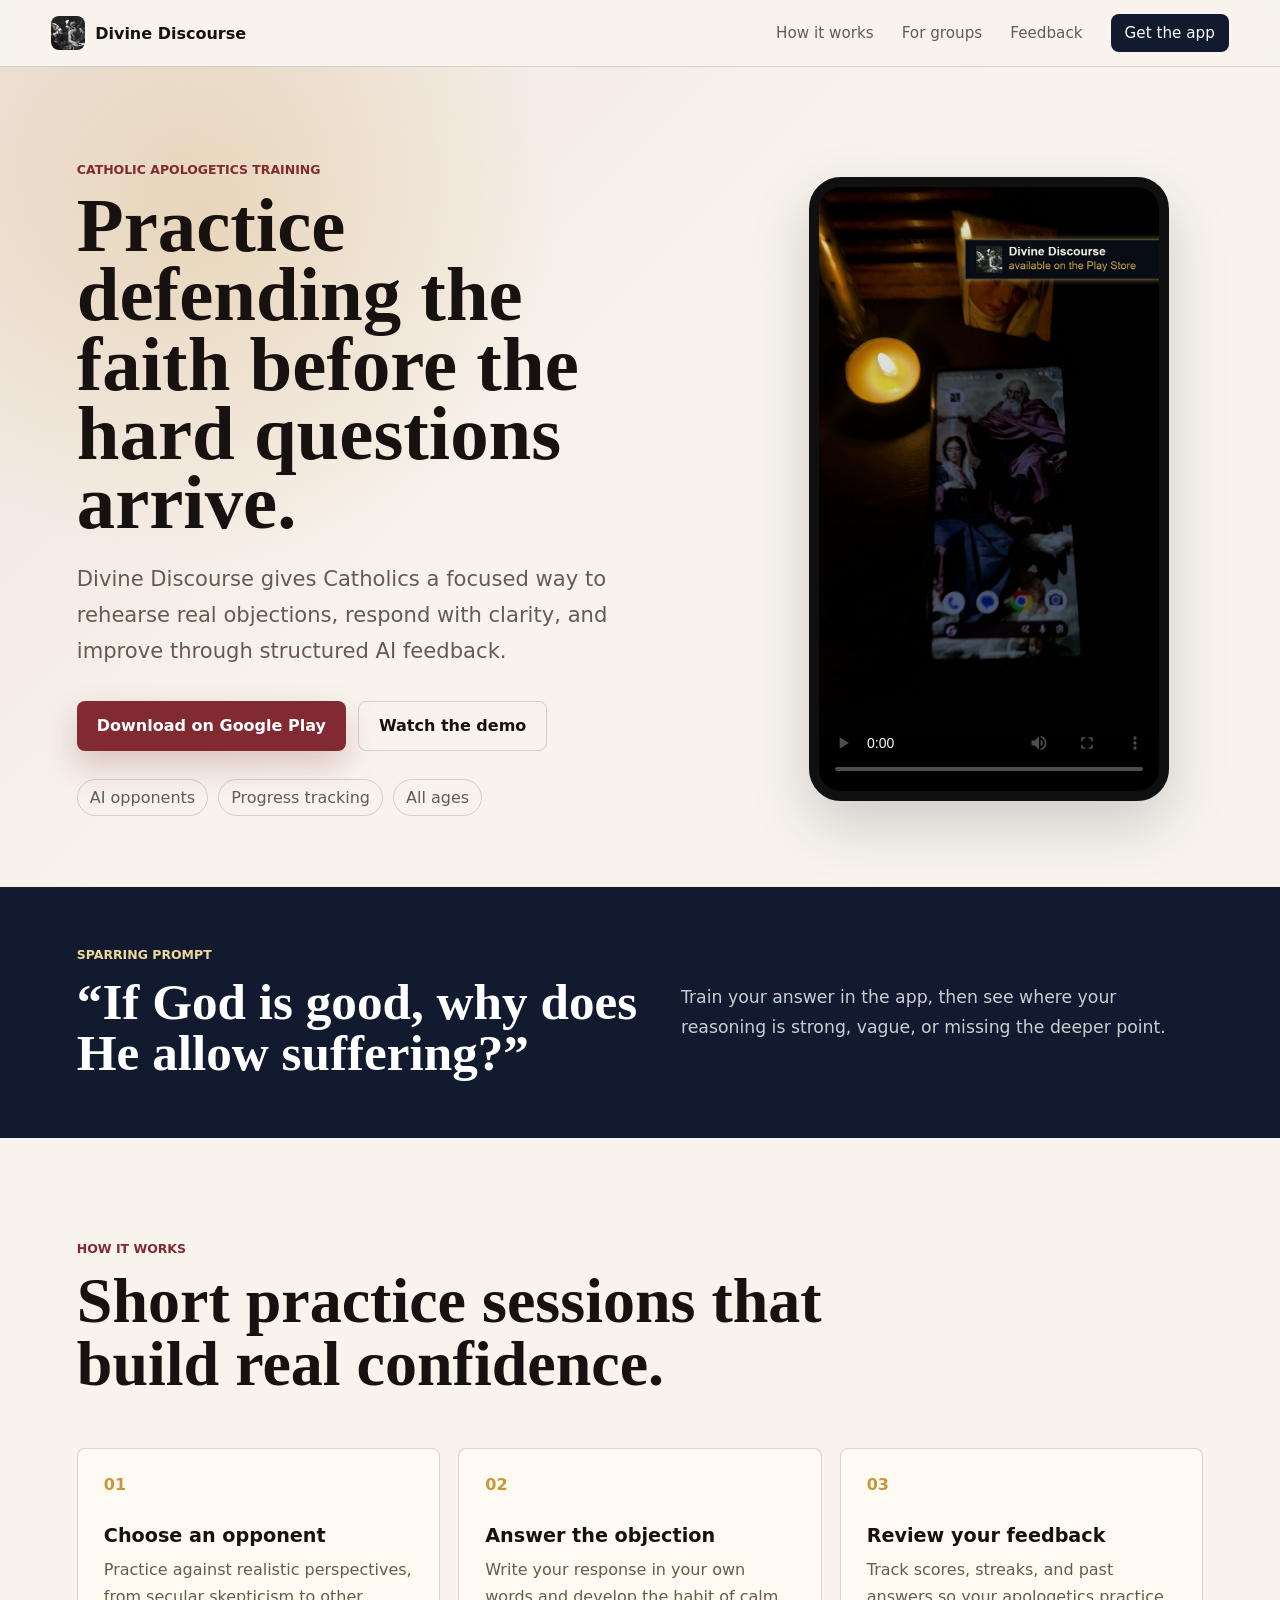
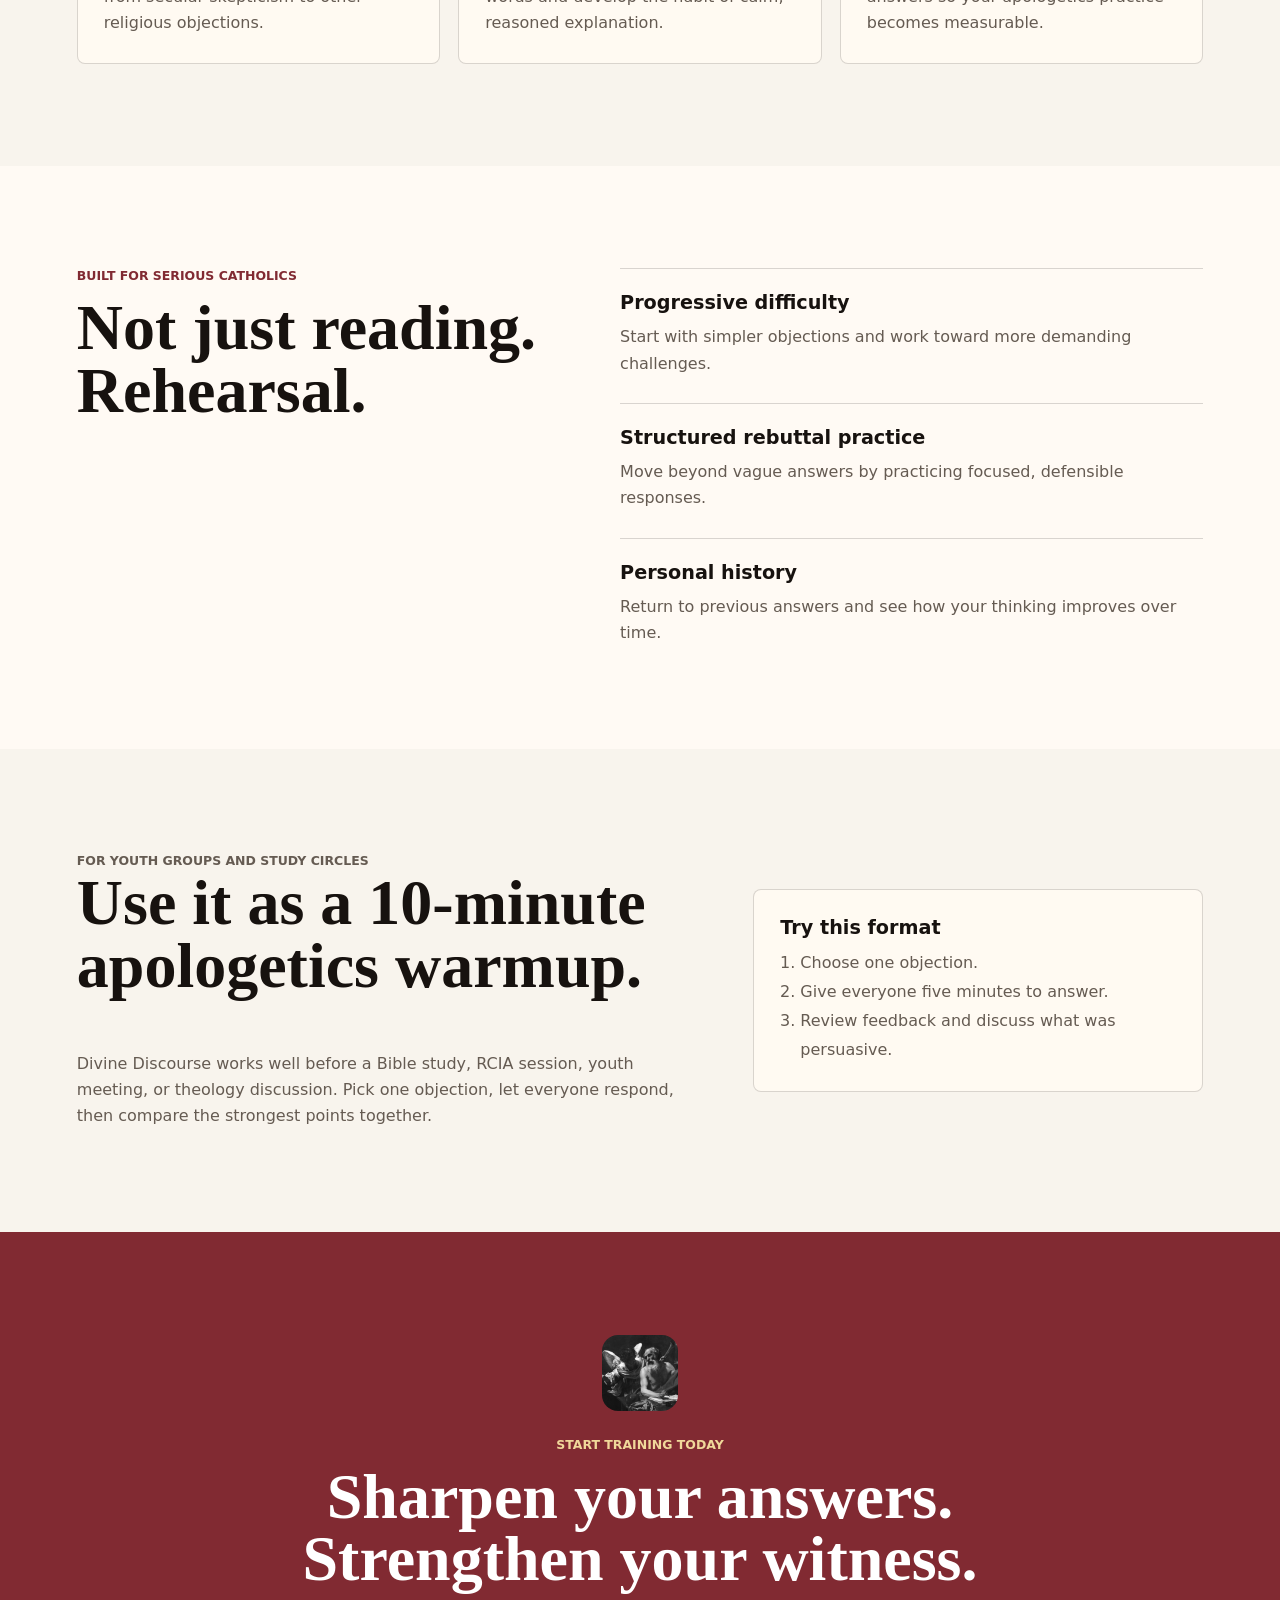
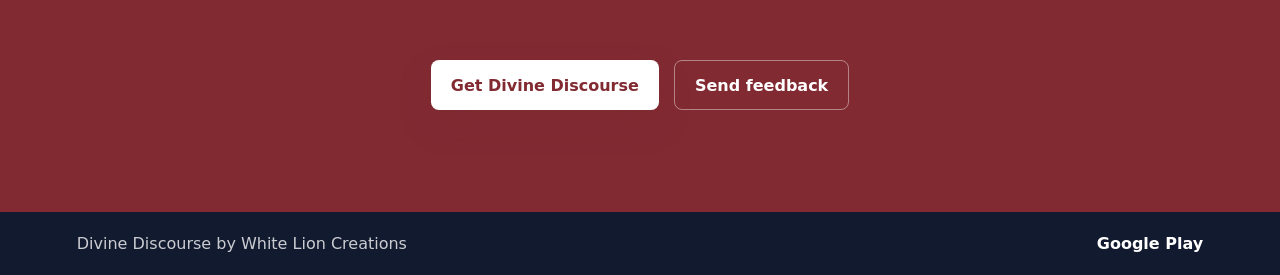
<file: index.html>
<!doctype html>
<html lang="en">
  <head>
    <meta charset="utf-8" />
    <meta name="viewport" content="width=device-width, initial-scale=1" />
    <title>Divine Discourse | Catholic Apologetics Training</title>
    <meta
      name="description"
      content="Practice Catholic apologetics against realistic objections with AI-powered sparring partners. Build confidence, sharpen your reasoning, and defend the faith thoughtfully."
    />
    <meta property="og:title" content="Divine Discourse" />
    <meta
      property="og:description"
      content="Catholic apologetics training with AI opponents, structured practice, and progress tracking."
    />
    <meta property="og:type" content="website" />
    <meta property="og:image" content="assets/icon.png" />
    <link rel="icon" href="assets/icon.png" />
    <link rel="stylesheet" href="styles.css" />
  </head>
  <body>
    <header class="site-header">
      <a class="brand" href="#top" aria-label="Divine Discourse home">
        <img src="assets/icon.png" alt="" />
        <span>Divine Discourse</span>
      </a>
      <nav aria-label="Primary">
        <a href="#how-it-works">How it works</a>
        <a href="#for-groups">For groups</a>
        <a href="feedback.html">Feedback</a>
        <a class="nav-cta" href="https://play.google.com/store/apps/details?id=app.divinediscourse.mobile">Get the app</a>
      </nav>
    </header>

    <main id="top">
      <section class="hero">
        <div class="hero-copy">
          <p class="eyebrow">Catholic apologetics training</p>
          <h1>Practice defending the faith before the hard questions arrive.</h1>
          <p class="hero-text">
            Divine Discourse gives Catholics a focused way to rehearse real objections, respond with clarity, and improve through structured AI feedback.
          </p>
          <div class="hero-actions">
            <a class="button primary" href="https://play.google.com/store/apps/details?id=app.divinediscourse.mobile">
              Download on Google Play
            </a>
            <a class="button secondary" href="#demo">Watch the demo</a>
          </div>
          <div class="trust-row" aria-label="App highlights">
            <span>AI opponents</span>
            <span>Progress tracking</span>
            <span>All ages</span>
          </div>
        </div>

        <div class="phone-stage" id="demo" aria-label="Divine Discourse app demo">
          <div class="phone-frame">
            <video controls playsinline preload="metadata" poster="assets/demo-poster.jpg">
              <source src="assets/demo-web.mp4" type="video/mp4" />
              Your browser does not support the video tag.
            </video>
          </div>
        </div>
      </section>

      <section class="objection-band" aria-label="Example objection">
        <div>
          <p class="eyebrow">Sparring prompt</p>
          <h2>“If God is good, why does He allow suffering?”</h2>
        </div>
        <p>
          Train your answer in the app, then see where your reasoning is strong, vague, or missing the deeper point.
        </p>
      </section>

      <section class="section" id="how-it-works">
        <div class="section-heading">
          <p class="eyebrow">How it works</p>
          <h2>Short practice sessions that build real confidence.</h2>
        </div>
        <div class="steps">
          <article>
            <span>01</span>
            <h3>Choose an opponent</h3>
            <p>Practice against realistic perspectives, from secular skepticism to other religious objections.</p>
          </article>
          <article>
            <span>02</span>
            <h3>Answer the objection</h3>
            <p>Write your response in your own words and develop the habit of calm, reasoned explanation.</p>
          </article>
          <article>
            <span>03</span>
            <h3>Review your feedback</h3>
            <p>Track scores, streaks, and past answers so your apologetics practice becomes measurable.</p>
          </article>
        </div>
      </section>

      <section class="section split">
        <div>
          <p class="eyebrow">Built for serious Catholics</p>
          <h2>Not just reading. Rehearsal.</h2>
        </div>
        <div class="feature-list">
          <div>
            <h3>Progressive difficulty</h3>
            <p>Start with simpler objections and work toward more demanding challenges.</p>
          </div>
          <div>
            <h3>Structured rebuttal practice</h3>
            <p>Move beyond vague answers by practicing focused, defensible responses.</p>
          </div>
          <div>
            <h3>Personal history</h3>
            <p>Return to previous answers and see how your thinking improves over time.</p>
          </div>
        </div>
      </section>

      <section class="section group-section" id="for-groups">
        <div class="group-copy">
          <p class="eyebrow">For youth groups and study circles</p>
          <h2>Use it as a 10-minute apologetics warmup.</h2>
          <p>
            Divine Discourse works well before a Bible study, RCIA session, youth meeting, or theology discussion. Pick one objection, let everyone respond, then compare the strongest points together.
          </p>
        </div>
        <div class="group-card">
          <h3>Try this format</h3>
          <ol>
            <li>Choose one objection.</li>
            <li>Give everyone five minutes to answer.</li>
            <li>Review feedback and discuss what was persuasive.</li>
          </ol>
        </div>
      </section>

      <section class="final-cta">
        <img src="assets/icon.png" alt="" />
        <p class="eyebrow">Start training today</p>
        <h2>Sharpen your answers. Strengthen your witness.</h2>
        <a class="button primary" href="https://play.google.com/store/apps/details?id=app.divinediscourse.mobile">
          Get Divine Discourse
        </a>
        <a class="button ghost" href="feedback.html">Send feedback</a>
      </section>
    </main>

    <footer>
      <p>Divine Discourse by White Lion Creations</p>
      <a href="https://play.google.com/store/apps/details?id=app.divinediscourse.mobile">Google Play</a>
    </footer>
  </body>
</html>
</file>
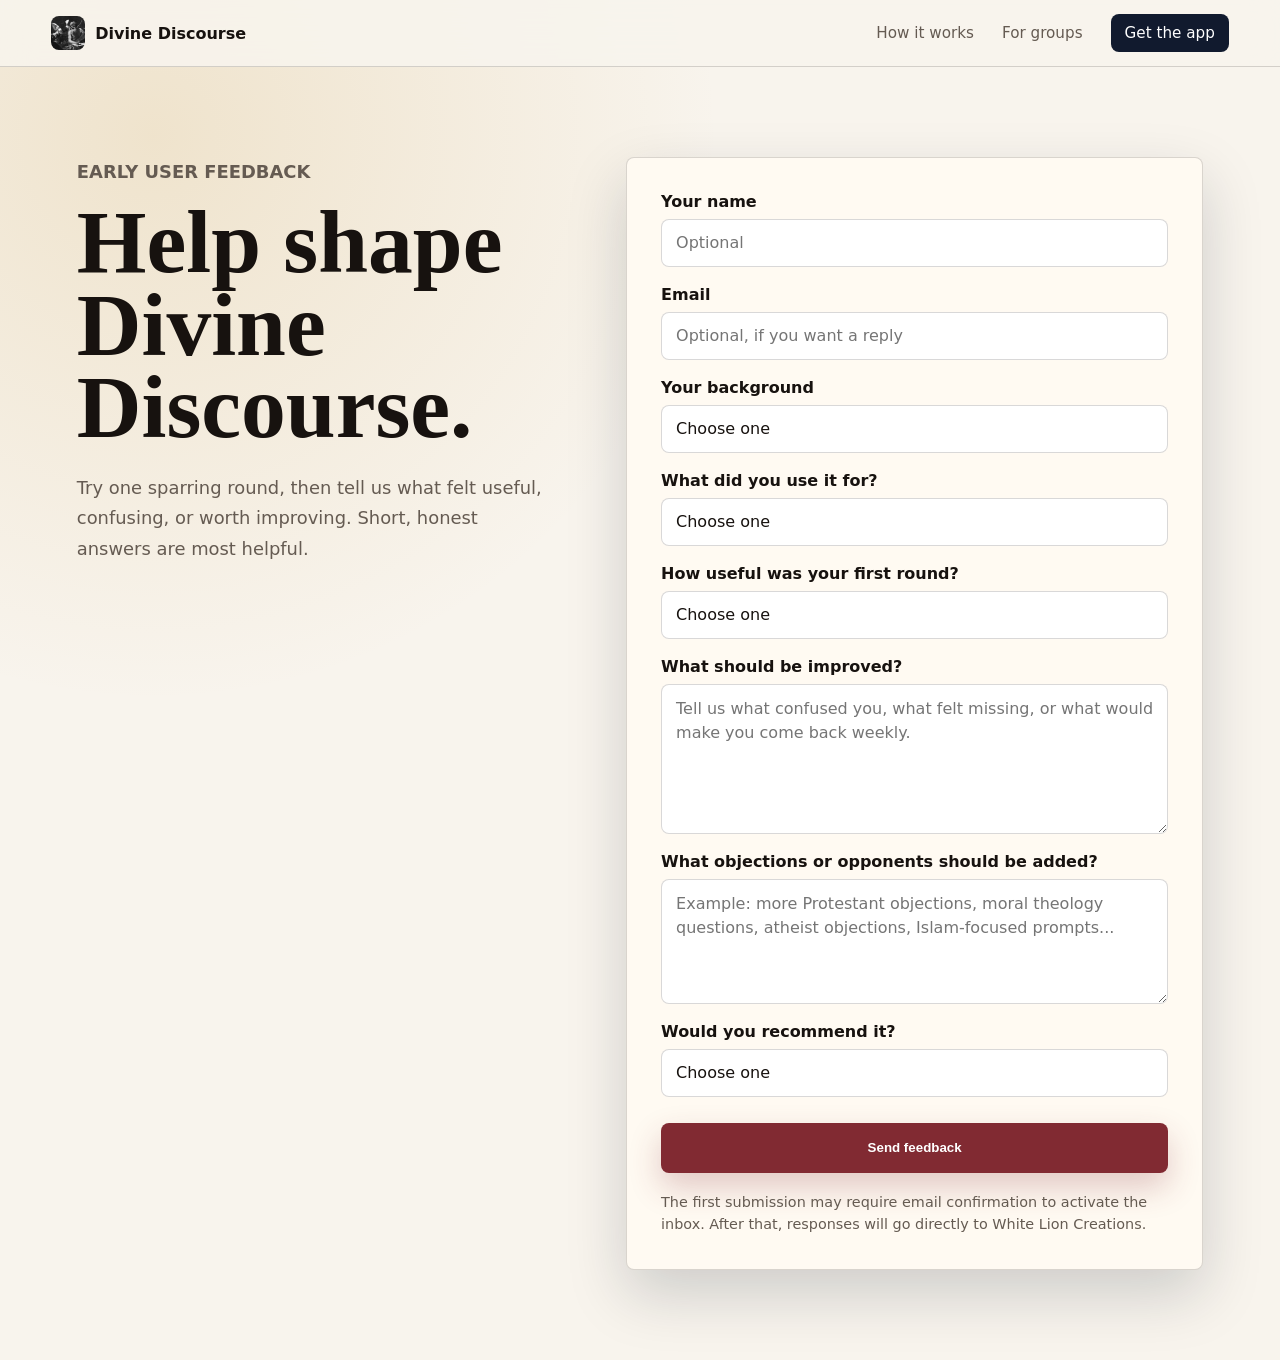
<file: feedback.html>
<!doctype html>
<html lang="en">
  <head>
    <meta charset="utf-8" />
    <meta name="viewport" content="width=device-width, initial-scale=1" />
    <title>Feedback | Divine Discourse</title>
    <meta
      name="description"
      content="Share early feedback on Divine Discourse, a Catholic apologetics training app."
    />
    <link rel="icon" href="assets/icon.png" />
    <link rel="stylesheet" href="styles.css" />
  </head>
  <body class="feedback-page">
    <header class="site-header">
      <a class="brand" href="index.html" aria-label="Divine Discourse home">
        <img src="assets/icon.png" alt="" />
        <span>Divine Discourse</span>
      </a>
      <nav aria-label="Primary">
        <a href="index.html#how-it-works">How it works</a>
        <a href="index.html#for-groups">For groups</a>
        <a class="nav-cta" href="https://play.google.com/store/apps/details?id=app.divinediscourse.mobile">Get the app</a>
      </nav>
    </header>

    <main class="feedback-main">
      <section class="feedback-intro">
        <p class="eyebrow">Early user feedback</p>
        <h1>Help shape Divine Discourse.</h1>
        <p>
          Try one sparring round, then tell us what felt useful, confusing, or worth improving. Short, honest answers are most helpful.
        </p>
      </section>

      <form
        class="feedback-form"
        action="https://formsubmit.co/whitelioncreationsio@gmail.com"
        method="POST"
      >
        <input type="hidden" name="_subject" value="Divine Discourse feedback" />
        <input type="hidden" name="_template" value="table" />
        <input type="hidden" name="_captcha" value="false" />
        <input type="hidden" name="_next" value="https://calinho25.github.io/DivineDiscourse.io/thanks.html" />

        <label>
          <span>Your name</span>
          <input name="name" autocomplete="name" placeholder="Optional" />
        </label>

        <label>
          <span>Email</span>
          <input name="email" type="email" autocomplete="email" placeholder="Optional, if you want a reply" />
        </label>

        <label>
          <span>Your background</span>
          <select name="background" required>
            <option value="">Choose one</option>
            <option>Practicing Catholic</option>
            <option>Christian, non-Catholic</option>
            <option>Clergy or ministry leader</option>
            <option>Student</option>
            <option>Curious or skeptical</option>
            <option>Other</option>
          </select>
        </label>

        <label>
          <span>What did you use it for?</span>
          <select name="use_case" required>
            <option value="">Choose one</option>
            <option>Personal apologetics practice</option>
            <option>Youth group or study group idea</option>
            <option>Class or catechesis</option>
            <option>General curiosity</option>
          </select>
        </label>

        <label>
          <span>How useful was your first round?</span>
          <select name="usefulness" required>
            <option value="">Choose one</option>
            <option>Very useful</option>
            <option>Somewhat useful</option>
            <option>Not sure yet</option>
            <option>Not useful</option>
          </select>
        </label>

        <label>
          <span>What should be improved?</span>
          <textarea name="improvements" rows="5" required placeholder="Tell us what confused you, what felt missing, or what would make you come back weekly."></textarea>
        </label>

        <label>
          <span>What objections or opponents should be added?</span>
          <textarea name="requested_content" rows="4" placeholder="Example: more Protestant objections, moral theology questions, atheist objections, Islam-focused prompts..."></textarea>
        </label>

        <label>
          <span>Would you recommend it?</span>
          <select name="recommendation" required>
            <option value="">Choose one</option>
            <option>Yes</option>
            <option>Maybe, after improvements</option>
            <option>No</option>
          </select>
        </label>

        <button class="button primary" type="submit">Send feedback</button>
        <p class="form-note">
          The first submission may require email confirmation to activate the inbox. After that, responses will go directly to White Lion Creations.
        </p>
      </form>
    </main>
  </body>
</html>
</file>
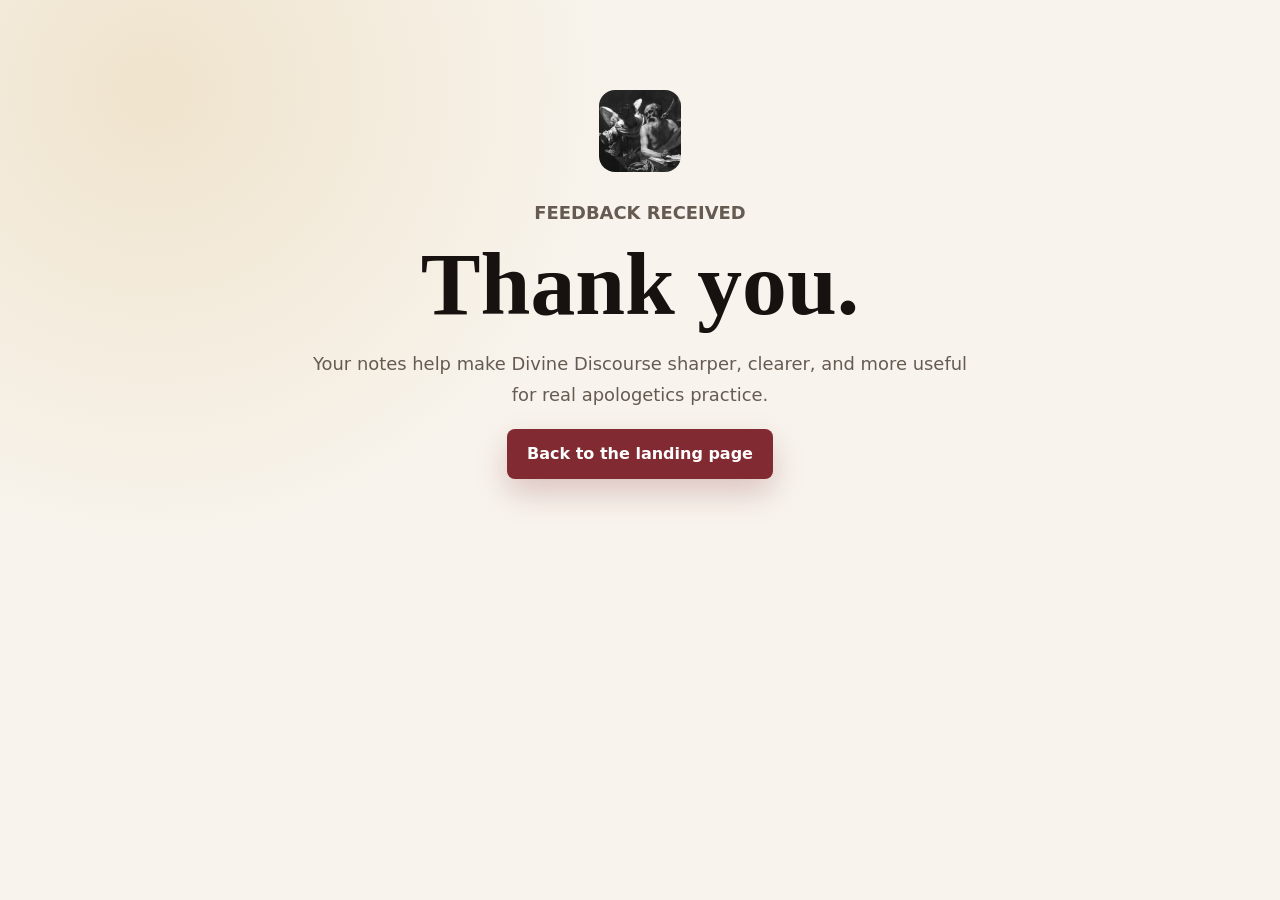
<file: thanks.html>
<!doctype html>
<html lang="en">
  <head>
    <meta charset="utf-8" />
    <meta name="viewport" content="width=device-width, initial-scale=1" />
    <title>Thank You | Divine Discourse</title>
    <link rel="icon" href="assets/icon.png" />
    <link rel="stylesheet" href="styles.css" />
  </head>
  <body class="feedback-page">
    <main class="thanks-main">
      <img src="assets/icon.png" alt="" />
      <p class="eyebrow">Feedback received</p>
      <h1>Thank you.</h1>
      <p>Your notes help make Divine Discourse sharper, clearer, and more useful for real apologetics practice.</p>
      <a class="button primary" href="index.html">Back to the landing page</a>
    </main>
  </body>
</html>
</file>
<file: styles.css>
:root {
  color-scheme: light;
  --ink: #17120f;
  --muted: #655b52;
  --paper: #f8f4ed;
  --surface: #fffaf2;
  --navy: #111a2e;
  --wine: #812a32;
  --gold: #c79739;
  --gold-soft: #f0d89a;
  --line: rgba(23, 18, 15, 0.16);
  --shadow: 0 24px 60px rgba(17, 26, 46, 0.18);
}

* {
  box-sizing: border-box;
}

html {
  scroll-behavior: smooth;
}

body {
  margin: 0;
  font-family: ui-sans-serif, system-ui, -apple-system, BlinkMacSystemFont, "Segoe UI", sans-serif;
  background: var(--paper);
  color: var(--ink);
  overflow-x: hidden;
}

a {
  color: inherit;
  text-decoration: none;
}

.site-header {
  align-items: center;
  background: rgba(248, 244, 237, 0.88);
  border-bottom: 1px solid var(--line);
  display: flex;
  gap: 24px;
  justify-content: space-between;
  left: 0;
  padding: 14px clamp(18px, 4vw, 56px);
  position: sticky;
  right: 0;
  top: 0;
  z-index: 20;
  backdrop-filter: blur(16px);
}

.brand {
  align-items: center;
  display: flex;
  gap: 10px;
  font-weight: 800;
  min-width: max-content;
}

.brand img {
  border-radius: 8px;
  height: 34px;
  width: 34px;
}

nav {
  align-items: center;
  display: flex;
  gap: clamp(14px, 3vw, 28px);
  color: var(--muted);
  font-size: 0.95rem;
}

nav a:hover {
  color: var(--ink);
}

.nav-cta {
  background: var(--navy);
  border-radius: 8px;
  color: #fff;
  padding: 10px 14px;
}

.hero {
  align-items: center;
  display: grid;
  grid-template-columns: minmax(0, 1.02fr) minmax(300px, 0.72fr);
  gap: clamp(34px, 7vw, 92px);
  min-height: min(820px, calc(100vh - 64px));
  padding: clamp(40px, 5vw, 72px) clamp(20px, 6vw, 88px) 40px;
  position: relative;
}

.hero::before {
  background:
    radial-gradient(circle at 16% 18%, rgba(199, 151, 57, 0.24), transparent 28%),
    linear-gradient(135deg, rgba(129, 42, 50, 0.08), transparent 48%);
  content: "";
  inset: 0;
  pointer-events: none;
  position: absolute;
}

.hero-copy,
.phone-stage {
  position: relative;
}

.hero-copy {
  max-width: 100%;
}

.eyebrow {
  color: var(--wine);
  font-size: 0.78rem;
  font-weight: 800;
  letter-spacing: 0;
  margin: 0 0 14px;
  text-transform: uppercase;
}

h1,
h2,
h3,
p {
  margin-top: 0;
}

h1 {
  font-family: Georgia, "Times New Roman", serif;
  font-size: clamp(3rem, 6vw, 5.65rem);
  line-height: 0.9;
  margin-bottom: 24px;
  max-width: 920px;
}

.hero-text {
  color: var(--muted);
  font-size: clamp(1.08rem, 2vw, 1.32rem);
  line-height: 1.7;
  max-width: 680px;
}

.hero-actions {
  align-items: center;
  display: flex;
  flex-wrap: wrap;
  gap: 12px;
  margin-top: 32px;
}

.button {
  align-items: center;
  border-radius: 8px;
  display: inline-flex;
  font-weight: 800;
  justify-content: center;
  min-height: 50px;
  padding: 14px 20px;
}

.button.primary {
  background: var(--wine);
  box-shadow: 0 14px 32px rgba(129, 42, 50, 0.24);
  color: #fff;
}

.button.secondary {
  border: 1px solid var(--line);
  color: var(--ink);
}

.trust-row {
  color: var(--muted);
  display: flex;
  flex-wrap: wrap;
  gap: 10px;
  margin-top: 28px;
}

.trust-row span {
  border: 1px solid var(--line);
  border-radius: 999px;
  padding: 8px 12px;
}

.phone-stage {
  display: flex;
  justify-content: center;
}

.phone-frame {
  background: var(--navy);
  border: 10px solid #101010;
  border-radius: 32px;
  box-shadow: var(--shadow);
  max-width: 360px;
  overflow: hidden;
  width: min(82vw, 360px);
}

.phone-frame video {
  aspect-ratio: 9 / 16;
  background: #000;
  display: block;
  object-fit: cover;
  width: 100%;
}

.objection-band {
  align-items: center;
  background: var(--navy);
  color: #fff;
  display: grid;
  gap: 24px;
  grid-template-columns: 1fr 0.9fr;
  padding: clamp(34px, 5vw, 60px) clamp(20px, 6vw, 88px);
}

.objection-band .eyebrow {
  color: var(--gold-soft);
}

.objection-band h2 {
  font-family: Georgia, "Times New Roman", serif;
  font-size: clamp(1.9rem, 4vw, 4rem);
  line-height: 1;
  margin-bottom: 0;
}

.objection-band p:last-child {
  color: rgba(255, 255, 255, 0.78);
  font-size: 1.08rem;
  line-height: 1.7;
  margin-bottom: 0;
}

.section {
  padding: clamp(58px, 8vw, 112px) clamp(20px, 6vw, 88px);
}

.section-heading {
  max-width: 760px;
}

.section h2,
.final-cta h2 {
  font-family: Georgia, "Times New Roman", serif;
  font-size: clamp(2.2rem, 5vw, 4.8rem);
  line-height: 0.98;
}

.steps {
  display: grid;
  gap: 18px;
  grid-template-columns: repeat(3, 1fr);
  margin-top: 34px;
}

.steps article,
.group-card {
  background: var(--surface);
  border: 1px solid var(--line);
  border-radius: 8px;
  padding: 26px;
}

.steps span {
  color: var(--gold);
  display: block;
  font-weight: 900;
  margin-bottom: 30px;
}

.steps h3,
.feature-list h3,
.group-card h3 {
  font-size: 1.2rem;
  margin-bottom: 10px;
}

.steps p,
.feature-list p,
.group-copy p {
  color: var(--muted);
  line-height: 1.65;
  margin-bottom: 0;
}

.split {
  align-items: start;
  background: #fffaf4;
  display: grid;
  gap: clamp(28px, 6vw, 80px);
  grid-template-columns: 0.8fr 1fr;
}

.feature-list {
  display: grid;
  gap: 26px;
}

.feature-list > div {
  border-top: 1px solid var(--line);
  padding-top: 22px;
}

.group-section {
  align-items: center;
  display: grid;
  gap: clamp(26px, 6vw, 80px);
  grid-template-columns: 1fr 0.75fr;
}

.group-copy {
  max-width: 760px;
}

.group-card ol {
  color: var(--muted);
  line-height: 1.8;
  margin: 0;
  padding-left: 20px;
}

.final-cta {
  background: var(--wine);
  color: #fff;
  padding: clamp(58px, 8vw, 104px) 20px;
  text-align: center;
}

.final-cta img {
  border-radius: 16px;
  height: 76px;
  margin-bottom: 22px;
  width: 76px;
}

.final-cta .eyebrow {
  color: var(--gold-soft);
}

.final-cta h2 {
  margin-left: auto;
  margin-right: auto;
  max-width: 780px;
}

.final-cta .button.primary {
  background: #fff;
  color: var(--wine);
  margin-top: 16px;
}

.final-cta .button.ghost {
  border: 1px solid rgba(255, 255, 255, 0.42);
  color: #fff;
  margin-left: 10px;
  margin-top: 16px;
}

footer {
  align-items: center;
  background: var(--navy);
  color: rgba(255, 255, 255, 0.78);
  display: flex;
  flex-wrap: wrap;
  gap: 16px;
  justify-content: space-between;
  padding: 22px clamp(20px, 6vw, 88px);
}

footer p {
  margin: 0;
}

footer a {
  color: #fff;
  font-weight: 800;
}

.feedback-page {
  background:
    radial-gradient(circle at 12% 10%, rgba(199, 151, 57, 0.18), transparent 34%),
    var(--paper);
}

.feedback-main {
  display: grid;
  gap: clamp(28px, 6vw, 76px);
  grid-template-columns: minmax(0, 0.82fr) minmax(320px, 1fr);
  padding: clamp(44px, 7vw, 92px) clamp(20px, 6vw, 88px);
}

.feedback-intro {
  max-width: 620px;
}

.feedback-intro h1,
.thanks-main h1 {
  font-family: Georgia, "Times New Roman", serif;
  font-size: clamp(3rem, 7vw, 6rem);
  line-height: 0.92;
}

.feedback-intro p,
.thanks-main p {
  color: var(--muted);
  font-size: 1.12rem;
  line-height: 1.72;
}

.feedback-form {
  background: var(--surface);
  border: 1px solid var(--line);
  border-radius: 8px;
  box-shadow: var(--shadow);
  display: grid;
  gap: 18px;
  padding: clamp(22px, 4vw, 34px);
}

.feedback-form label {
  display: grid;
  gap: 8px;
}

.feedback-form span {
  color: var(--ink);
  font-weight: 800;
}

.feedback-form input,
.feedback-form select,
.feedback-form textarea {
  appearance: none;
  background: #fff;
  border: 1px solid var(--line);
  border-radius: 8px;
  color: var(--ink);
  font: inherit;
  min-height: 48px;
  padding: 12px 14px;
  width: 100%;
}

.feedback-form textarea {
  line-height: 1.55;
  resize: vertical;
}

.feedback-form input:focus,
.feedback-form select:focus,
.feedback-form textarea:focus {
  border-color: var(--gold);
  outline: 3px solid rgba(199, 151, 57, 0.18);
}

.feedback-form .button {
  border: 0;
  cursor: pointer;
  margin-top: 8px;
}

.form-note {
  color: var(--muted);
  font-size: 0.9rem;
  line-height: 1.55;
  margin: 0;
}

.thanks-main {
  margin: 0 auto;
  max-width: 700px;
  min-height: 100vh;
  padding: 90px 20px;
  text-align: center;
}

.thanks-main img {
  border-radius: 16px;
  height: 82px;
  margin-bottom: 22px;
  width: 82px;
}

@media (max-width: 860px) {
  .site-header {
    align-items: flex-start;
    flex-direction: column;
  }

  nav {
    justify-content: space-between;
    width: 100%;
  }

  .hero,
  .objection-band,
  .split,
  .group-section,
  .feedback-main {
    grid-template-columns: 1fr;
  }

  .hero {
    min-height: auto;
  }

  .phone-stage {
    justify-content: flex-start;
  }

  .steps {
    grid-template-columns: 1fr;
  }
}

@media (max-width: 560px) {
  nav {
    display: none;
  }

  .hero {
    padding-top: 36px;
  }

  .hero-copy {
    max-width: calc(100vw - 40px);
  }

  h1 {
    font-size: clamp(2.45rem, 12vw, 3.45rem);
  }

  .hero-actions .button {
    width: 100%;
  }

  .final-cta .button.ghost {
    margin-left: 0;
    width: 100%;
  }

  .phone-frame {
    width: min(100%, 340px);
  }
}
</file>
